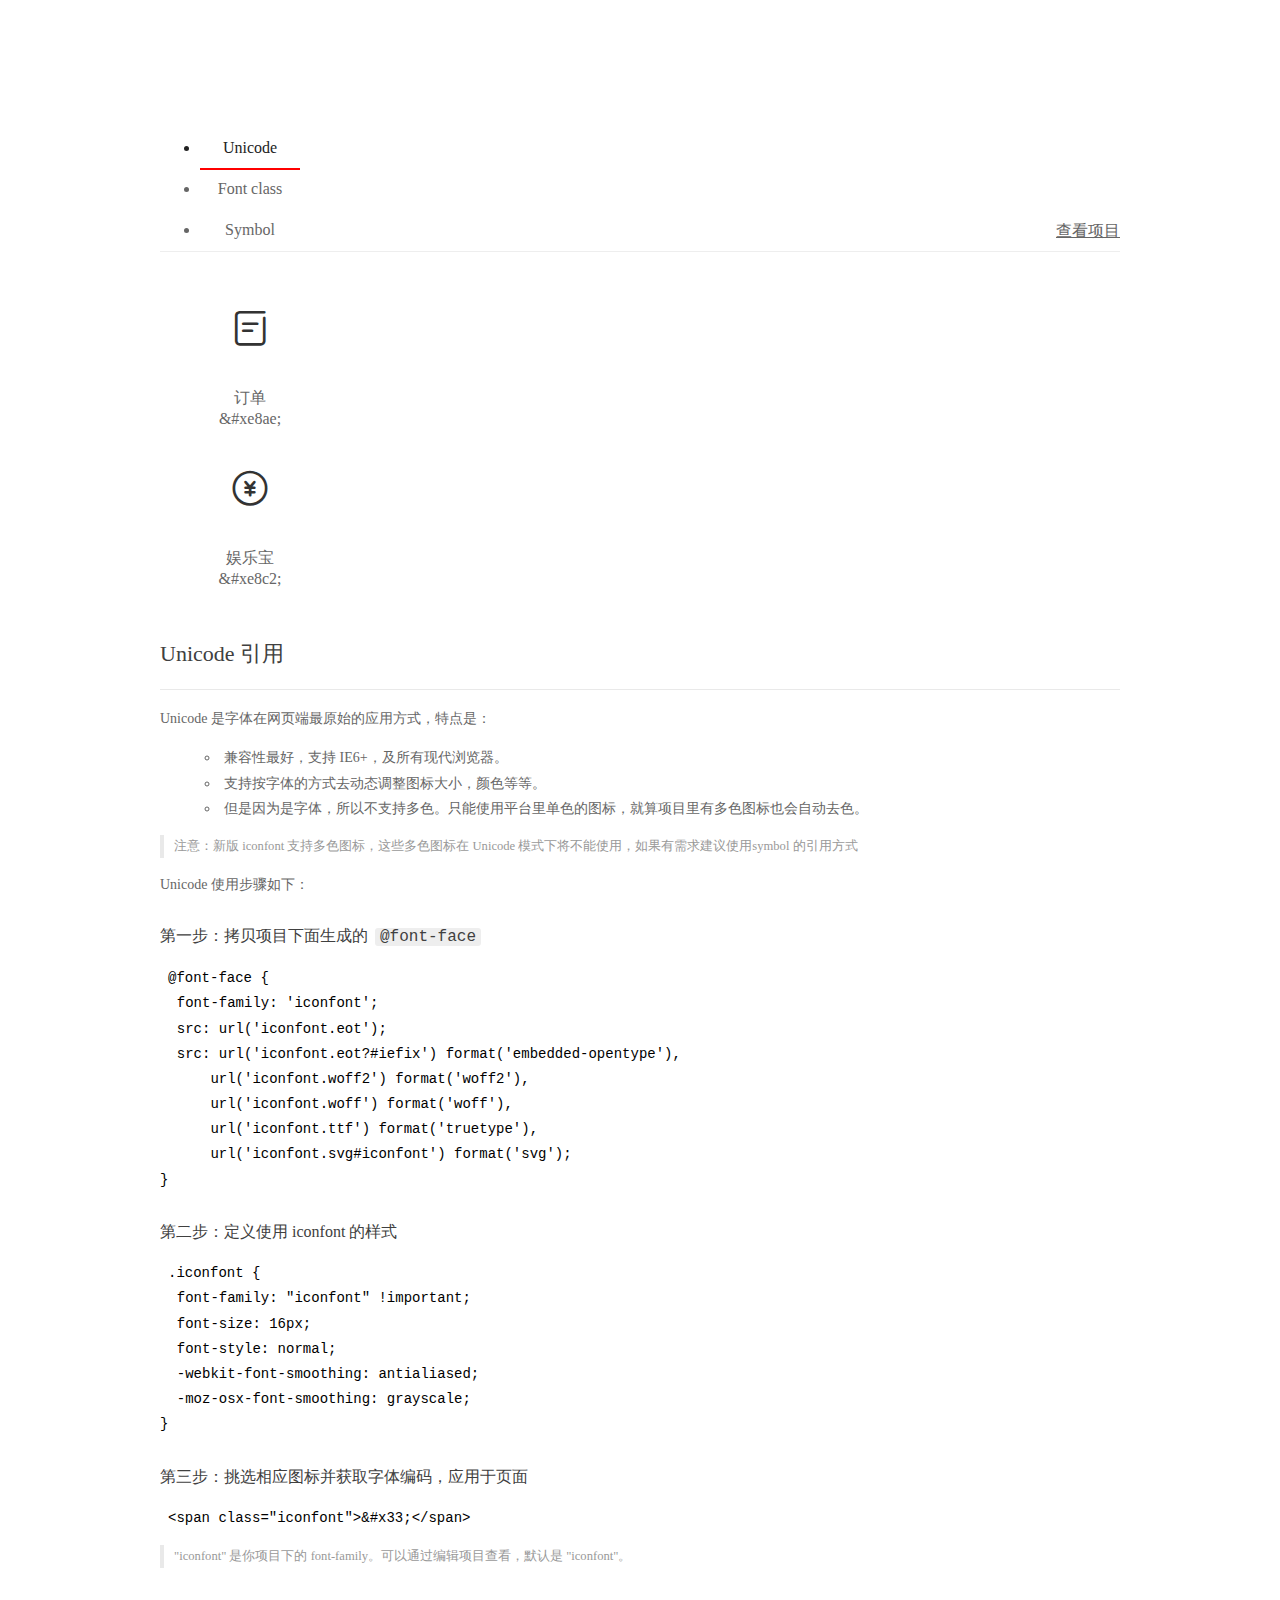
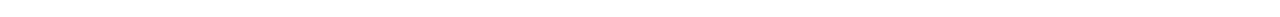
<file: styles/iconfont/font_2008568_c7daf4ssapn/demo_index.html>
<!DOCTYPE html>
<html>
<head>
  <meta charset="utf-8"/>
  <title>IconFont Demo</title>
  <link rel="shortcut icon" href="https://img.alicdn.com/tps/i4/TB1_oz6GVXXXXaFXpXXJDFnIXXX-64-64.ico" type="image/x-icon"/>
  <link rel="stylesheet" href="https://g.alicdn.com/thx/cube/1.3.2/cube.min.css">
  <link rel="stylesheet" href="demo.css">
  <link rel="stylesheet" href="iconfont.css">
  <script src="iconfont.js"></script>
  <!-- jQuery -->
  <script src="https://a1.alicdn.com/oss/uploads/2018/12/26/7bfddb60-08e8-11e9-9b04-53e73bb6408b.js"></script>
  <!-- 代码高亮 -->
  <script src="https://a1.alicdn.com/oss/uploads/2018/12/26/a3f714d0-08e6-11e9-8a15-ebf944d7534c.js"></script>
</head>
<body>
  <div class="main">
    <h1 class="logo"><a href="https://www.iconfont.cn/" title="iconfont 首页" target="_blank">&#xe86b;</a></h1>
    <div class="nav-tabs">
      <ul id="tabs" class="dib-box">
        <li class="dib active"><span>Unicode</span></li>
        <li class="dib"><span>Font class</span></li>
        <li class="dib"><span>Symbol</span></li>
      </ul>
      
      <a href="https://www.iconfont.cn/manage/index?manage_type=myprojects&projectId=2008568" target="_blank" class="nav-more">查看项目</a>
      
    </div>
    <div class="tab-container">
      <div class="content unicode" style="display: block;">
          <ul class="icon_lists dib-box">
          
            <li class="dib">
              <span class="icon iconfont">&#xe8ae;</span>
                <div class="name">订单</div>
                <div class="code-name">&amp;#xe8ae;</div>
              </li>
          
            <li class="dib">
              <span class="icon iconfont">&#xe8c2;</span>
                <div class="name">娱乐宝</div>
                <div class="code-name">&amp;#xe8c2;</div>
              </li>
          
          </ul>
          <div class="article markdown">
          <h2 id="unicode-">Unicode 引用</h2>
          <hr>

          <p>Unicode 是字体在网页端最原始的应用方式，特点是：</p>
          <ul>
            <li>兼容性最好，支持 IE6+，及所有现代浏览器。</li>
            <li>支持按字体的方式去动态调整图标大小，颜色等等。</li>
            <li>但是因为是字体，所以不支持多色。只能使用平台里单色的图标，就算项目里有多色图标也会自动去色。</li>
          </ul>
          <blockquote>
            <p>注意：新版 iconfont 支持多色图标，这些多色图标在 Unicode 模式下将不能使用，如果有需求建议使用symbol 的引用方式</p>
          </blockquote>
          <p>Unicode 使用步骤如下：</p>
          <h3 id="-font-face">第一步：拷贝项目下面生成的 <code>@font-face</code></h3>
<pre><code class="language-css"
>@font-face {
  font-family: 'iconfont';
  src: url('iconfont.eot');
  src: url('iconfont.eot?#iefix') format('embedded-opentype'),
      url('iconfont.woff2') format('woff2'),
      url('iconfont.woff') format('woff'),
      url('iconfont.ttf') format('truetype'),
      url('iconfont.svg#iconfont') format('svg');
}
</code></pre>
          <h3 id="-iconfont-">第二步：定义使用 iconfont 的样式</h3>
<pre><code class="language-css"
>.iconfont {
  font-family: "iconfont" !important;
  font-size: 16px;
  font-style: normal;
  -webkit-font-smoothing: antialiased;
  -moz-osx-font-smoothing: grayscale;
}
</code></pre>
          <h3 id="-">第三步：挑选相应图标并获取字体编码，应用于页面</h3>
<pre>
<code class="language-html"
>&lt;span class="iconfont"&gt;&amp;#x33;&lt;/span&gt;
</code></pre>
          <blockquote>
            <p>"iconfont" 是你项目下的 font-family。可以通过编辑项目查看，默认是 "iconfont"。</p>
          </blockquote>
          </div>
      </div>
      <div class="content font-class">
        <ul class="icon_lists dib-box">
          
          <li class="dib">
            <span class="icon iconfont icon-dingdan"></span>
            <div class="name">
              订单
            </div>
            <div class="code-name">.icon-dingdan
            </div>
          </li>
          
          <li class="dib">
            <span class="icon iconfont icon-yulebao"></span>
            <div class="name">
              娱乐宝
            </div>
            <div class="code-name">.icon-yulebao
            </div>
          </li>
          
        </ul>
        <div class="article markdown">
        <h2 id="font-class-">font-class 引用</h2>
        <hr>

        <p>font-class 是 Unicode 使用方式的一种变种，主要是解决 Unicode 书写不直观，语意不明确的问题。</p>
        <p>与 Unicode 使用方式相比，具有如下特点：</p>
        <ul>
          <li>兼容性良好，支持 IE8+，及所有现代浏览器。</li>
          <li>相比于 Unicode 语意明确，书写更直观。可以很容易分辨这个 icon 是什么。</li>
          <li>因为使用 class 来定义图标，所以当要替换图标时，只需要修改 class 里面的 Unicode 引用。</li>
          <li>不过因为本质上还是使用的字体，所以多色图标还是不支持的。</li>
        </ul>
        <p>使用步骤如下：</p>
        <h3 id="-fontclass-">第一步：引入项目下面生成的 fontclass 代码：</h3>
<pre><code class="language-html">&lt;link rel="stylesheet" href="./iconfont.css"&gt;
</code></pre>
        <h3 id="-">第二步：挑选相应图标并获取类名，应用于页面：</h3>
<pre><code class="language-html">&lt;span class="iconfont icon-xxx"&gt;&lt;/span&gt;
</code></pre>
        <blockquote>
          <p>"
            iconfont" 是你项目下的 font-family。可以通过编辑项目查看，默认是 "iconfont"。</p>
        </blockquote>
      </div>
      </div>
      <div class="content symbol">
          <ul class="icon_lists dib-box">
          
            <li class="dib">
                <svg class="icon svg-icon" aria-hidden="true">
                  <use xlink:href="#icon-dingdan"></use>
                </svg>
                <div class="name">订单</div>
                <div class="code-name">#icon-dingdan</div>
            </li>
          
            <li class="dib">
                <svg class="icon svg-icon" aria-hidden="true">
                  <use xlink:href="#icon-yulebao"></use>
                </svg>
                <div class="name">娱乐宝</div>
                <div class="code-name">#icon-yulebao</div>
            </li>
          
          </ul>
          <div class="article markdown">
          <h2 id="symbol-">Symbol 引用</h2>
          <hr>

          <p>这是一种全新的使用方式，应该说这才是未来的主流，也是平台目前推荐的用法。相关介绍可以参考这篇<a href="">文章</a>
            这种用法其实是做了一个 SVG 的集合，与另外两种相比具有如下特点：</p>
          <ul>
            <li>支持多色图标了，不再受单色限制。</li>
            <li>通过一些技巧，支持像字体那样，通过 <code>font-size</code>, <code>color</code> 来调整样式。</li>
            <li>兼容性较差，支持 IE9+，及现代浏览器。</li>
            <li>浏览器渲染 SVG 的性能一般，还不如 png。</li>
          </ul>
          <p>使用步骤如下：</p>
          <h3 id="-symbol-">第一步：引入项目下面生成的 symbol 代码：</h3>
<pre><code class="language-html">&lt;script src="./iconfont.js"&gt;&lt;/script&gt;
</code></pre>
          <h3 id="-css-">第二步：加入通用 CSS 代码（引入一次就行）：</h3>
<pre><code class="language-html">&lt;style&gt;
.icon {
  width: 1em;
  height: 1em;
  vertical-align: -0.15em;
  fill: currentColor;
  overflow: hidden;
}
&lt;/style&gt;
</code></pre>
          <h3 id="-">第三步：挑选相应图标并获取类名，应用于页面：</h3>
<pre><code class="language-html">&lt;svg class="icon" aria-hidden="true"&gt;
  &lt;use xlink:href="#icon-xxx"&gt;&lt;/use&gt;
&lt;/svg&gt;
</code></pre>
          </div>
      </div>

    </div>
  </div>
  <script>
  $(document).ready(function () {
      $('.tab-container .content:first').show()

      $('#tabs li').click(function (e) {
        var tabContent = $('.tab-container .content')
        var index = $(this).index()

        if ($(this).hasClass('active')) {
          return
        } else {
          $('#tabs li').removeClass('active')
          $(this).addClass('active')

          tabContent.hide().eq(index).fadeIn()
        }
      })
    })
  </script>
</body>
</html>
</file>
<file: styles/iconfont/font_2008568_c7daf4ssapn/demo.css>
/* Logo 字体 */
@font-face {
  font-family: "iconfont logo";
  src: url('https://at.alicdn.com/t/font_985780_km7mi63cihi.eot?t=1545807318834');
  src: url('https://at.alicdn.com/t/font_985780_km7mi63cihi.eot?t=1545807318834#iefix') format('embedded-opentype'),
    url('https://at.alicdn.com/t/font_985780_km7mi63cihi.woff?t=1545807318834') format('woff'),
    url('https://at.alicdn.com/t/font_985780_km7mi63cihi.ttf?t=1545807318834') format('truetype'),
    url('https://at.alicdn.com/t/font_985780_km7mi63cihi.svg?t=1545807318834#iconfont') format('svg');
}

.logo {
  font-family: "iconfont logo";
  font-size: 160px;
  font-style: normal;
  -webkit-font-smoothing: antialiased;
  -moz-osx-font-smoothing: grayscale;
}

/* tabs */
.nav-tabs {
  position: relative;
}

.nav-tabs .nav-more {
  position: absolute;
  right: 0;
  bottom: 0;
  height: 42px;
  line-height: 42px;
  color: #666;
}

#tabs {
  border-bottom: 1px solid #eee;
}

#tabs li {
  cursor: pointer;
  width: 100px;
  height: 40px;
  line-height: 40px;
  text-align: center;
  font-size: 16px;
  border-bottom: 2px solid transparent;
  position: relative;
  z-index: 1;
  margin-bottom: -1px;
  color: #666;
}


#tabs .active {
  border-bottom-color: #f00;
  color: #222;
}

.tab-container .content {
  display: none;
}

/* 页面布局 */
.main {
  padding: 30px 100px;
  width: 960px;
  margin: 0 auto;
}

.main .logo {
  color: #333;
  text-align: left;
  margin-bottom: 30px;
  line-height: 1;
  height: 110px;
  margin-top: -50px;
  overflow: hidden;
  *zoom: 1;
}

.main .logo a {
  font-size: 160px;
  color: #333;
}

.helps {
  margin-top: 40px;
}

.helps pre {
  padding: 20px;
  margin: 10px 0;
  border: solid 1px #e7e1cd;
  background-color: #fffdef;
  overflow: auto;
}

.icon_lists {
  width: 100% !important;
  overflow: hidden;
  *zoom: 1;
}

.icon_lists li {
  width: 100px;
  margin-bottom: 10px;
  margin-right: 20px;
  text-align: center;
  list-style: none !important;
  cursor: default;
}

.icon_lists li .code-name {
  line-height: 1.2;
}

.icon_lists .icon {
  display: block;
  height: 100px;
  line-height: 100px;
  font-size: 42px;
  margin: 10px auto;
  color: #333;
  -webkit-transition: font-size 0.25s linear, width 0.25s linear;
  -moz-transition: font-size 0.25s linear, width 0.25s linear;
  transition: font-size 0.25s linear, width 0.25s linear;
}

.icon_lists .icon:hover {
  font-size: 100px;
}

.icon_lists .svg-icon {
  /* 通过设置 font-size 来改变图标大小 */
  width: 1em;
  /* 图标和文字相邻时，垂直对齐 */
  vertical-align: -0.15em;
  /* 通过设置 color 来改变 SVG 的颜色/fill */
  fill: currentColor;
  /* path 和 stroke 溢出 viewBox 部分在 IE 下会显示
      normalize.css 中也包含这行 */
  overflow: hidden;
}

.icon_lists li .name,
.icon_lists li .code-name {
  color: #666;
}

/* markdown 样式 */
.markdown {
  color: #666;
  font-size: 14px;
  line-height: 1.8;
}

.highlight {
  line-height: 1.5;
}

.markdown img {
  vertical-align: middle;
  max-width: 100%;
}

.markdown h1 {
  color: #404040;
  font-weight: 500;
  line-height: 40px;
  margin-bottom: 24px;
}

.markdown h2,
.markdown h3,
.markdown h4,
.markdown h5,
.markdown h6 {
  color: #404040;
  margin: 1.6em 0 0.6em 0;
  font-weight: 500;
  clear: both;
}

.markdown h1 {
  font-size: 28px;
}

.markdown h2 {
  font-size: 22px;
}

.markdown h3 {
  font-size: 16px;
}

.markdown h4 {
  font-size: 14px;
}

.markdown h5 {
  font-size: 12px;
}

.markdown h6 {
  font-size: 12px;
}

.markdown hr {
  height: 1px;
  border: 0;
  background: #e9e9e9;
  margin: 16px 0;
  clear: both;
}

.markdown p {
  margin: 1em 0;
}

.markdown>p,
.markdown>blockquote,
.markdown>.highlight,
.markdown>ol,
.markdown>ul {
  width: 80%;
}

.markdown ul>li {
  list-style: circle;
}

.markdown>ul li,
.markdown blockquote ul>li {
  margin-left: 20px;
  padding-left: 4px;
}

.markdown>ul li p,
.markdown>ol li p {
  margin: 0.6em 0;
}

.markdown ol>li {
  list-style: decimal;
}

.markdown>ol li,
.markdown blockquote ol>li {
  margin-left: 20px;
  padding-left: 4px;
}

.markdown code {
  margin: 0 3px;
  padding: 0 5px;
  background: #eee;
  border-radius: 3px;
}

.markdown strong,
.markdown b {
  font-weight: 600;
}

.markdown>table {
  border-collapse: collapse;
  border-spacing: 0px;
  empty-cells: show;
  border: 1px solid #e9e9e9;
  width: 95%;
  margin-bottom: 24px;
}

.markdown>table th {
  white-space: nowrap;
  color: #333;
  font-weight: 600;
}

.markdown>table th,
.markdown>table td {
  border: 1px solid #e9e9e9;
  padding: 8px 16px;
  text-align: left;
}

.markdown>table th {
  background: #F7F7F7;
}

.markdown blockquote {
  font-size: 90%;
  color: #999;
  border-left: 4px solid #e9e9e9;
  padding-left: 0.8em;
  margin: 1em 0;
}

.markdown blockquote p {
  margin: 0;
}

.markdown .anchor {
  opacity: 0;
  transition: opacity 0.3s ease;
  margin-left: 8px;
}

.markdown .waiting {
  color: #ccc;
}

.markdown h1:hover .anchor,
.markdown h2:hover .anchor,
.markdown h3:hover .anchor,
.markdown h4:hover .anchor,
.markdown h5:hover .anchor,
.markdown h6:hover .anchor {
  opacity: 1;
  display: inline-block;
}

.markdown>br,
.markdown>p>br {
  clear: both;
}


.hljs {
  display: block;
  background: white;
  padding: 0.5em;
  color: #333333;
  overflow-x: auto;
}

.hljs-comment,
.hljs-meta {
  color: #969896;
}

.hljs-string,
.hljs-variable,
.hljs-template-variable,
.hljs-strong,
.hljs-emphasis,
.hljs-quote {
  color: #df5000;
}

.hljs-keyword,
.hljs-selector-tag,
.hljs-type {
  color: #a71d5d;
}

.hljs-literal,
.hljs-symbol,
.hljs-bullet,
.hljs-attribute {
  color: #0086b3;
}

.hljs-section,
.hljs-name {
  color: #63a35c;
}

.hljs-tag {
  color: #333333;
}

.hljs-title,
.hljs-attr,
.hljs-selector-id,
.hljs-selector-class,
.hljs-selector-attr,
.hljs-selector-pseudo {
  color: #795da3;
}

.hljs-addition {
  color: #55a532;
  background-color: #eaffea;
}

.hljs-deletion {
  color: #bd2c00;
  background-color: #ffecec;
}

.hljs-link {
  text-decoration: underline;
}

/* 代码高亮 */
/* PrismJS 1.15.0
https://prismjs.com/download.html#themes=prism&languages=markup+css+clike+javascript */
/**
 * prism.js default theme for JavaScript, CSS and HTML
 * Based on dabblet (http://dabblet.com)
 * @author Lea Verou
 */
code[class*="language-"],
pre[class*="language-"] {
  color: black;
  background: none;
  text-shadow: 0 1px white;
  font-family: Consolas, Monaco, 'Andale Mono', 'Ubuntu Mono', monospace;
  text-align: left;
  white-space: pre;
  word-spacing: normal;
  word-break: normal;
  word-wrap: normal;
  line-height: 1.5;

  -moz-tab-size: 4;
  -o-tab-size: 4;
  tab-size: 4;

  -webkit-hyphens: none;
  -moz-hyphens: none;
  -ms-hyphens: none;
  hyphens: none;
}

pre[class*="language-"]::-moz-selection,
pre[class*="language-"] ::-moz-selection,
code[class*="language-"]::-moz-selection,
code[class*="language-"] ::-moz-selection {
  text-shadow: none;
  background: #b3d4fc;
}

pre[class*="language-"]::selection,
pre[class*="language-"] ::selection,
code[class*="language-"]::selection,
code[class*="language-"] ::selection {
  text-shadow: none;
  background: #b3d4fc;
}

@media print {

  code[class*="language-"],
  pre[class*="language-"] {
    text-shadow: none;
  }
}

/* Code blocks */
pre[class*="language-"] {
  padding: 1em;
  margin: .5em 0;
  overflow: auto;
}

:not(pre)>code[class*="language-"],
pre[class*="language-"] {
  background: #f5f2f0;
}

/* Inline code */
:not(pre)>code[class*="language-"] {
  padding: .1em;
  border-radius: .3em;
  white-space: normal;
}

.token.comment,
.token.prolog,
.token.doctype,
.token.cdata {
  color: slategray;
}

.token.punctuation {
  color: #999;
}

.namespace {
  opacity: .7;
}

.token.property,
.token.tag,
.token.boolean,
.token.number,
.token.constant,
.token.symbol,
.token.deleted {
  color: #905;
}

.token.selector,
.token.attr-name,
.token.string,
.token.char,
.token.builtin,
.token.inserted {
  color: #690;
}

.token.operator,
.token.entity,
.token.url,
.language-css .token.string,
.style .token.string {
  color: #9a6e3a;
  background: hsla(0, 0%, 100%, .5);
}

.token.atrule,
.token.attr-value,
.token.keyword {
  color: #07a;
}

.token.function,
.token.class-name {
  color: #DD4A68;
}

.token.regex,
.token.important,
.token.variable {
  color: #e90;
}

.token.important,
.token.bold {
  font-weight: bold;
}

.token.italic {
  font-style: italic;
}

.token.entity {
  cursor: help;
}
</file>
<file: styles/iconfont/font_2008568_c7daf4ssapn/iconfont.css>
@font-face {font-family: "iconfont";
  src: url('iconfont.eot?t=1597485347035'); /* IE9 */
  src: url('iconfont.eot?t=1597485347035#iefix') format('embedded-opentype'), /* IE6-IE8 */
  url('[data-uri]') format('woff2'),
  url('iconfont.woff?t=1597485347035') format('woff'),
  url('iconfont.ttf?t=1597485347035') format('truetype'), /* chrome, firefox, opera, Safari, Android, iOS 4.2+ */
  url('iconfont.svg?t=1597485347035#iconfont') format('svg'); /* iOS 4.1- */
}

.iconfont {
  font-family: "iconfont" !important;
  font-size: 16px;
  font-style: normal;
  -webkit-font-smoothing: antialiased;
  -moz-osx-font-smoothing: grayscale;
}

.icon-dingdan:before {
  content: "\e8ae";
}

.icon-yulebao:before {
  content: "\e8c2";
}
</file>
